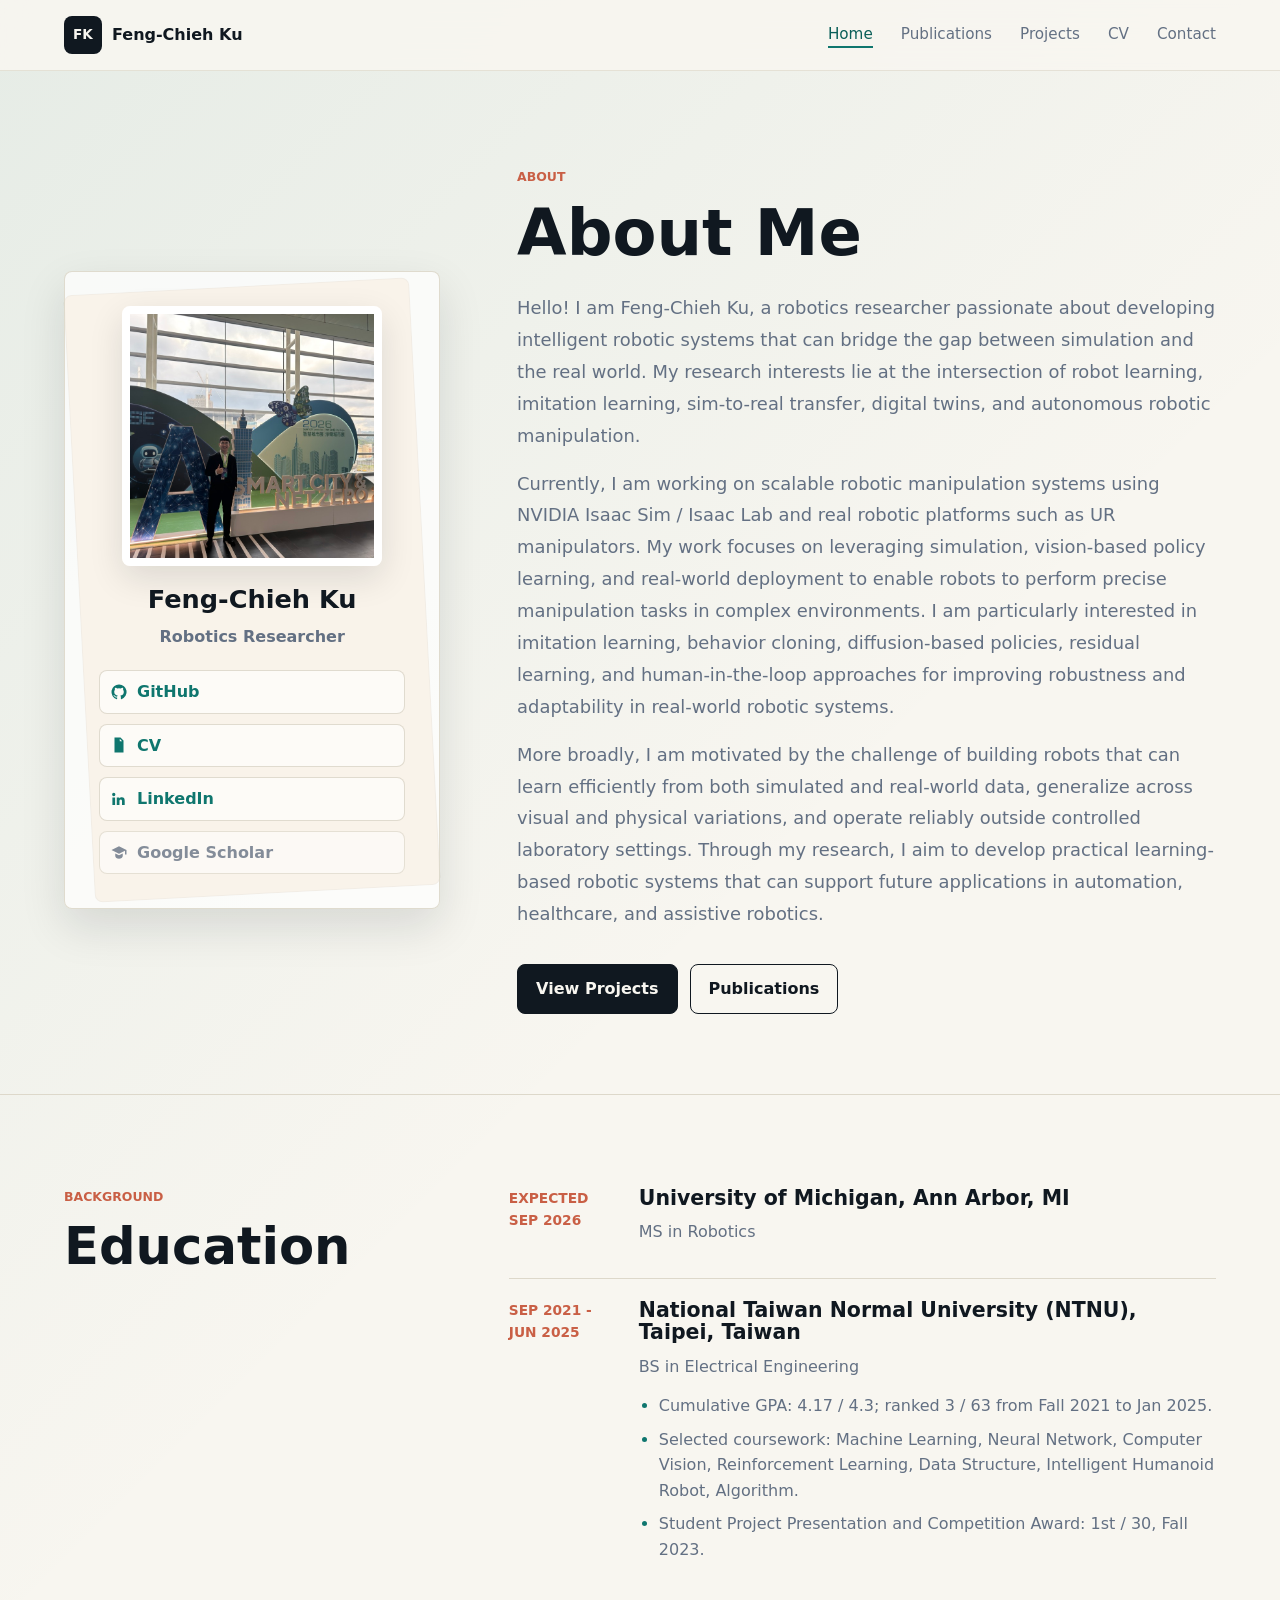
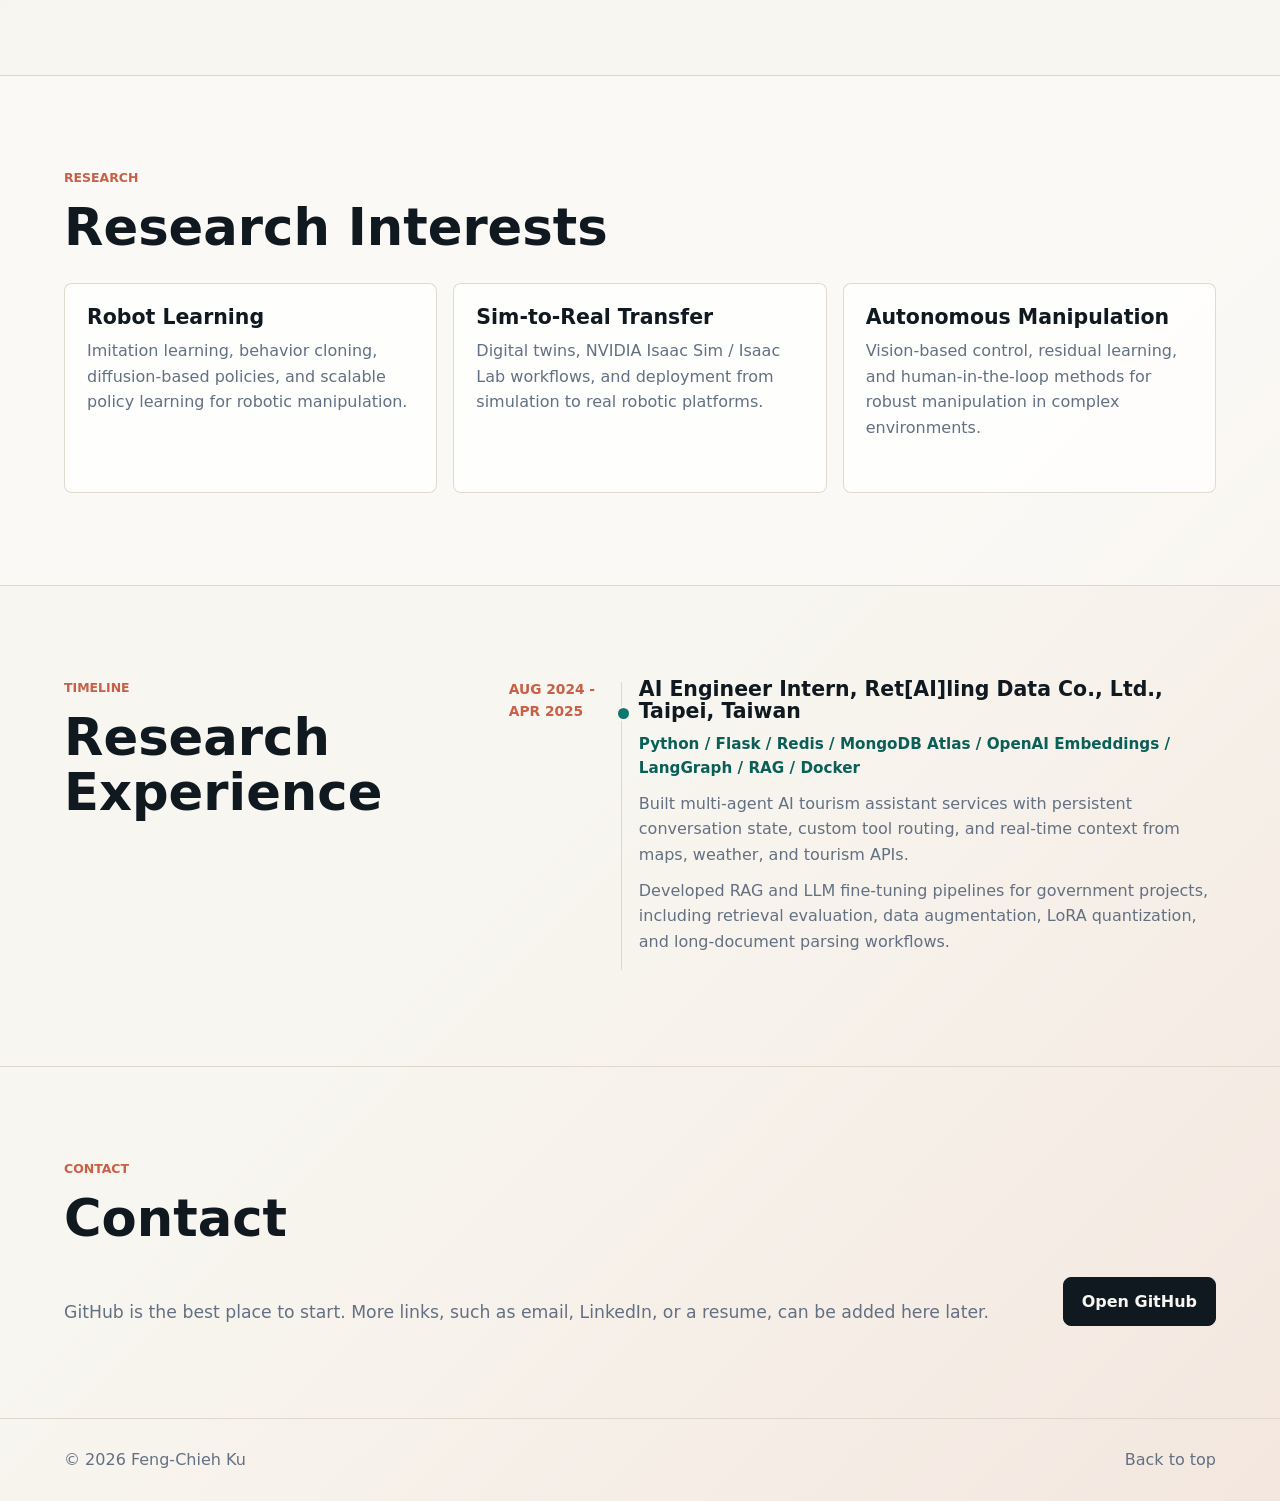
<file: index.html>
<!doctype html>
<html lang="en">
  <head>
    <meta charset="utf-8">
    <meta name="viewport" content="width=device-width, initial-scale=1">
    <meta name="description" content="Feng-Chieh Ku's robotics research profile, projects, publications, and CV.">
    <meta property="og:title" content="Feng-Chieh Ku">
    <meta property="og:description" content="Robotics research profile, projects, publications, and contact links.">
    <meta property="og:type" content="website">
    <meta name="theme-color" content="#101820">
    <title>Feng-Chieh Ku | Home</title>
    <link rel="preconnect" href="https://github.com">
    <link rel="stylesheet" href="styles.css">
  </head>
  <body>
    <header class="site-header">
      <a class="brand" href="index.html" aria-label="Feng-Chieh Ku home">
        <span class="brand-mark">FK</span>
        <span>Feng-Chieh Ku</span>
      </a>
      <nav class="nav" aria-label="Main navigation">
        <a class="active" href="index.html" aria-current="page">Home</a>
        <a href="publications.html">Publications</a>
        <a href="projects.html">Projects</a>
        <a href="Feng_Chieh_Ku_CV.pdf" target="_blank" rel="noreferrer">CV</a>
        <a href="#contact">Contact</a>
      </nav>
    </header>

    <main id="top">
      <section id="about" class="profile-hero" aria-labelledby="about-title">
        <div class="profile-card">
          <img src="assets/profile.jpg" alt="Feng-Chieh Ku">
          <h1>Feng-Chieh Ku</h1>
          <p>Robotics Researcher</p>
          <div class="profile-links" aria-label="Profile links">
            <a href="https://github.com/KuNN0911" target="_blank" rel="noreferrer">
              <svg class="link-icon" viewBox="0 0 24 24" aria-hidden="true">
                <path d="M12 2a10 10 0 0 0-3.2 19.5c.5.1.7-.2.7-.5v-1.8c-2.9.6-3.5-1.2-3.5-1.2-.5-1.1-1.1-1.4-1.1-1.4-.9-.6.1-.6.1-.6 1 0 1.6 1.1 1.6 1.1.9 1.6 2.4 1.1 3 .9.1-.7.4-1.1.7-1.4-2.3-.3-4.7-1.2-4.7-5A3.9 3.9 0 0 1 6.6 9c-.1-.3-.4-1.3.1-2.7 0 0 .9-.3 2.8 1a9.5 9.5 0 0 1 5 0c1.9-1.3 2.8-1 2.8-1 .5 1.4.2 2.4.1 2.7a3.9 3.9 0 0 1 1 2.7c0 3.9-2.4 4.7-4.7 5 .4.3.8 1 .8 2v2.3c0 .3.2.6.8.5A10 10 0 0 0 12 2Z"></path>
              </svg>
              <span>GitHub</span>
            </a>
            <a href="Feng_Chieh_Ku_CV.pdf" target="_blank" rel="noreferrer">
              <svg class="link-icon" viewBox="0 0 24 24" aria-hidden="true">
                <path d="M6 2h8l4 4v16H6V2Zm7 1.8V7h3.2L13 3.8ZM8 11h8v1.7H8V11Zm0 4h8v1.7H8V15Z"></path>
              </svg>
              <span>CV</span>
            </a>
            <a href="https://www.linkedin.com/in/feng-chieh-ku/" target="_blank" rel="noreferrer">
              <svg class="link-icon" viewBox="0 0 24 24" aria-hidden="true">
                <path d="M5 3.8A2.2 2.2 0 1 1 5 8.2a2.2 2.2 0 0 1 0-4.4ZM3.2 10h3.6v10H3.2V10Zm5.8 0h3.4v1.4c.5-.8 1.5-1.7 3.2-1.7 3.4 0 4 2.2 4 5.1V20H16v-4.6c0-1.1 0-2.6-1.6-2.6s-1.8 1.2-1.8 2.5V20H9V10Z"></path>
              </svg>
              <span>LinkedIn</span>
            </a>
            <span class="reserved-link" aria-label="Google Scholar profile reserved">
              <svg class="link-icon" viewBox="0 0 24 24" aria-hidden="true">
                <path d="M12 3 2 8l10 5 8-4v5h2V8L12 3Zm-5 9.6V16c0 2 2.2 3.5 5 3.5s5-1.5 5-3.5v-3.4l-5 2.5-5-2.5Z"></path>
              </svg>
              <span>Google Scholar</span>
            </span>
          </div>
        </div>
        <div class="hero-copy about-copy">
          <p class="eyebrow">About</p>
          <h2 id="about-title">About Me</h2>
          <div class="about-text">
            <p>
              Hello! I am Feng-Chieh Ku, a robotics researcher passionate about developing intelligent robotic systems that can bridge the gap between simulation and the real world. My research interests lie at the intersection of robot learning, imitation learning, sim-to-real transfer, digital twins, and autonomous robotic manipulation.
            </p>
            <p>
              Currently, I am working on scalable robotic manipulation systems using NVIDIA Isaac Sim / Isaac Lab and real robotic platforms such as UR manipulators. My work focuses on leveraging simulation, vision-based policy learning, and real-world deployment to enable robots to perform precise manipulation tasks in complex environments. I am particularly interested in imitation learning, behavior cloning, diffusion-based policies, residual learning, and human-in-the-loop approaches for improving robustness and adaptability in real-world robotic systems.
            </p>
            <p>
              More broadly, I am motivated by the challenge of building robots that can learn efficiently from both simulated and real-world data, generalize across visual and physical variations, and operate reliably outside controlled laboratory settings. Through my research, I aim to develop practical learning-based robotic systems that can support future applications in automation, healthcare, and assistive robotics.
            </p>
          </div>
          <div class="hero-actions" aria-label="Quick links">
            <a class="button primary" href="projects.html">View Projects</a>
            <a class="button secondary" href="publications.html">Publications</a>
          </div>
        </div>
      </section>

      <section id="education" class="section split-section">
        <div class="section-heading">
          <p class="eyebrow">Background</p>
          <h2>Education</h2>
        </div>
        <div class="list-panel">
          <article class="resume-item">
            <span class="resume-date">Expected Sep 2026</span>
            <div>
              <h3>University of Michigan, Ann Arbor, MI</h3>
              <p>MS in Robotics</p>
            </div>
          </article>
          <article class="resume-item">
            <span class="resume-date">Sep 2021 - Jun 2025</span>
            <div>
              <h3>National Taiwan Normal University (NTNU), Taipei, Taiwan</h3>
              <p>BS in Electrical Engineering</p>
              <ul class="education-details">
                <li>Cumulative GPA: 4.17 / 4.3; ranked 3 / 63 from Fall 2021 to Jan 2025.</li>
                <li>Selected coursework: Machine Learning, Neural Network, Computer Vision, Reinforcement Learning, Data Structure, Intelligent Humanoid Robot, Algorithm.</li>
                <li>Student Project Presentation and Competition Award: 1st / 30, Fall 2023.</li>
              </ul>
            </div>
          </article>
        </div>
      </section>

      <section id="interests" class="section interests-section">
        <div class="section-heading">
          <p class="eyebrow">Research</p>
          <h2>Research Interests</h2>
        </div>
        <div class="interest-grid">
          <article>
            <h3>Robot Learning</h3>
            <p>Imitation learning, behavior cloning, diffusion-based policies, and scalable policy learning for robotic manipulation.</p>
          </article>
          <article>
            <h3>Sim-to-Real Transfer</h3>
            <p>Digital twins, NVIDIA Isaac Sim / Isaac Lab workflows, and deployment from simulation to real robotic platforms.</p>
          </article>
          <article>
            <h3>Autonomous Manipulation</h3>
            <p>Vision-based control, residual learning, and human-in-the-loop methods for robust manipulation in complex environments.</p>
          </article>
        </div>
      </section>

      <section id="research-experience" class="section split-section">
        <div class="section-heading">
          <p class="eyebrow">Timeline</p>
          <h2>Research Experience</h2>
        </div>
        <div class="timeline">
          <article class="timeline-item">
            <span class="timeline-date">Aug 2024 - Apr 2025</span>
            <div>
              <h3>AI Engineer Intern, Ret[AI]ling Data Co., Ltd., Taipei, Taiwan</h3>
              <p class="tech-stack">Python / Flask / Redis / MongoDB Atlas / OpenAI Embeddings / LangGraph / RAG / Docker</p>
              <p>Built multi-agent AI tourism assistant services with persistent conversation state, custom tool routing, and real-time context from maps, weather, and tourism APIs.</p>
              <p>Developed RAG and LLM fine-tuning pipelines for government projects, including retrieval evaluation, data augmentation, LoRA quantization, and long-document parsing workflows.</p>
            </div>
          </article>
        </div>
      </section>

      <section id="contact" class="section contact-section">
        <div class="section-heading">
          <p class="eyebrow">Contact</p>
          <h2>Contact</h2>
        </div>
        <p>
          GitHub is the best place to start. More links, such as email, LinkedIn, or a resume, can be added here later.
        </p>
        <a class="button primary" href="https://github.com/KuNN0911" target="_blank" rel="noreferrer">Open GitHub</a>
      </section>
    </main>

    <footer class="site-footer">
      <span>© <span id="year"></span> Feng-Chieh Ku</span>
      <a href="#top">Back to top</a>
    </footer>

    <script src="script.js"></script>
  </body>
</html>
</file>
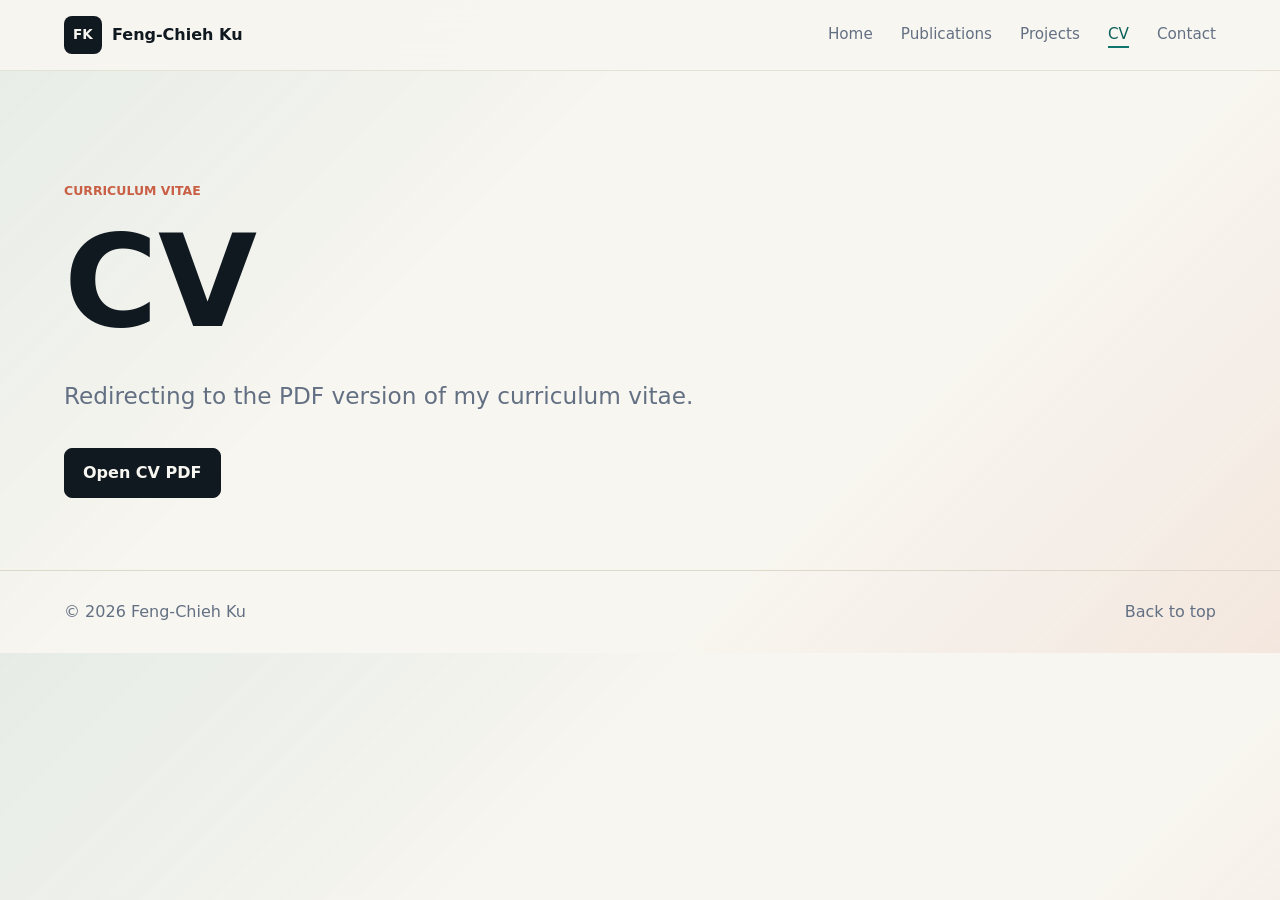
<file: cv.html>
<!doctype html>
<html lang="en">
  <head>
    <meta charset="utf-8">
    <meta name="viewport" content="width=device-width, initial-scale=1">
    <meta name="description" content="Curriculum vitae for Feng-Chieh Ku.">
    <meta property="og:title" content="Feng-Chieh Ku | CV">
    <meta property="og:description" content="Curriculum vitae PDF for Feng-Chieh Ku.">
    <meta property="og:type" content="website">
    <meta name="theme-color" content="#101820">
    <meta http-equiv="refresh" content="0; url=Feng_Chieh_Ku_CV.pdf">
    <title>Feng-Chieh Ku | CV</title>
    <link rel="stylesheet" href="styles.css">
  </head>
  <body>
    <header class="site-header">
      <a class="brand" href="index.html" aria-label="Feng-Chieh Ku home">
        <span class="brand-mark">FK</span>
        <span>Feng-Chieh Ku</span>
      </a>
      <nav class="nav" aria-label="Main navigation">
        <a href="index.html">Home</a>
        <a href="publications.html">Publications</a>
        <a href="projects.html">Projects</a>
        <a class="active" href="Feng_Chieh_Ku_CV.pdf" target="_blank" rel="noreferrer" aria-current="page">CV</a>
        <a href="index.html#contact">Contact</a>
      </nav>
    </header>

    <main id="top">
      <section class="page-hero">
        <p class="eyebrow">Curriculum vitae</p>
        <h1>CV</h1>
        <p class="intro">
          Redirecting to the PDF version of my curriculum vitae.
        </p>
        <div class="hero-actions" aria-label="CV download">
          <a class="button primary" href="Feng_Chieh_Ku_CV.pdf" target="_blank" rel="noreferrer">Open CV PDF</a>
        </div>
      </section>
    </main>

    <footer class="site-footer">
      <span>© <span id="year"></span> Feng-Chieh Ku</span>
      <a href="#top">Back to top</a>
    </footer>

    <script src="script.js"></script>
  </body>
</html>
</file>
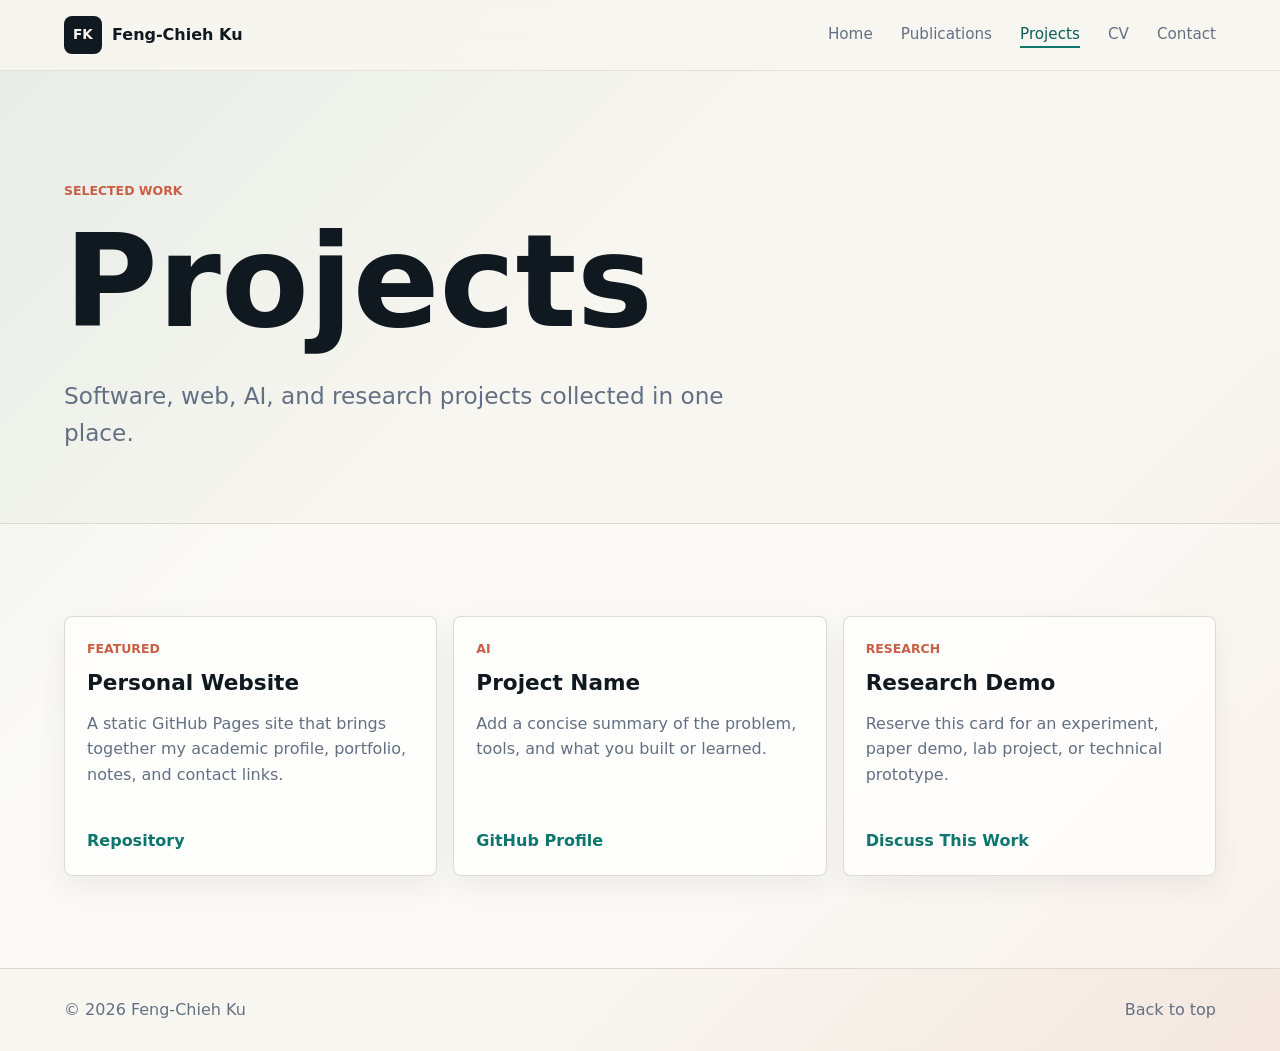
<file: projects.html>
<!doctype html>
<html lang="en">
  <head>
    <meta charset="utf-8">
    <meta name="viewport" content="width=device-width, initial-scale=1">
    <meta name="description" content="Projects by Feng-Chieh Ku.">
    <meta property="og:title" content="Feng-Chieh Ku | Projects">
    <meta property="og:description" content="Selected software, web, and AI projects.">
    <meta property="og:type" content="website">
    <meta name="theme-color" content="#101820">
    <title>Feng-Chieh Ku | Projects</title>
    <link rel="stylesheet" href="styles.css">
  </head>
  <body>
    <header class="site-header">
      <a class="brand" href="index.html" aria-label="Feng-Chieh Ku home">
        <span class="brand-mark">FK</span>
        <span>Feng-Chieh Ku</span>
      </a>
      <nav class="nav" aria-label="Main navigation">
        <a href="index.html">Home</a>
        <a href="publications.html">Publications</a>
        <a class="active" href="projects.html" aria-current="page">Projects</a>
        <a href="Feng_Chieh_Ku_CV.pdf" target="_blank" rel="noreferrer">CV</a>
        <a href="index.html#contact">Contact</a>
      </nav>
    </header>

    <main id="top">
      <section class="page-hero">
        <p class="eyebrow">Selected work</p>
        <h1>Projects</h1>
        <p class="intro">
          Software, web, AI, and research projects collected in one place.
        </p>
      </section>

      <section class="section projects-section">
        <div class="project-grid">
          <article class="project-card">
            <p class="project-kicker">Featured</p>
            <h2>Personal Website</h2>
            <p>A static GitHub Pages site that brings together my academic profile, portfolio, notes, and contact links.</p>
            <a href="https://github.com/KuNN0911/KuNN0911.github.io" target="_blank" rel="noreferrer">Repository</a>
          </article>
          <article class="project-card">
            <p class="project-kicker">AI</p>
            <h2>Project Name</h2>
            <p>Add a concise summary of the problem, tools, and what you built or learned.</p>
            <a href="https://github.com/KuNN0911" target="_blank" rel="noreferrer">GitHub Profile</a>
          </article>
          <article class="project-card">
            <p class="project-kicker">Research</p>
            <h2>Research Demo</h2>
            <p>Reserve this card for an experiment, paper demo, lab project, or technical prototype.</p>
            <a href="index.html#contact">Discuss This Work</a>
          </article>
        </div>
      </section>
    </main>

    <footer class="site-footer">
      <span>© <span id="year"></span> Feng-Chieh Ku</span>
      <a href="#top">Back to top</a>
    </footer>

    <script src="script.js"></script>
  </body>
</html>
</file>
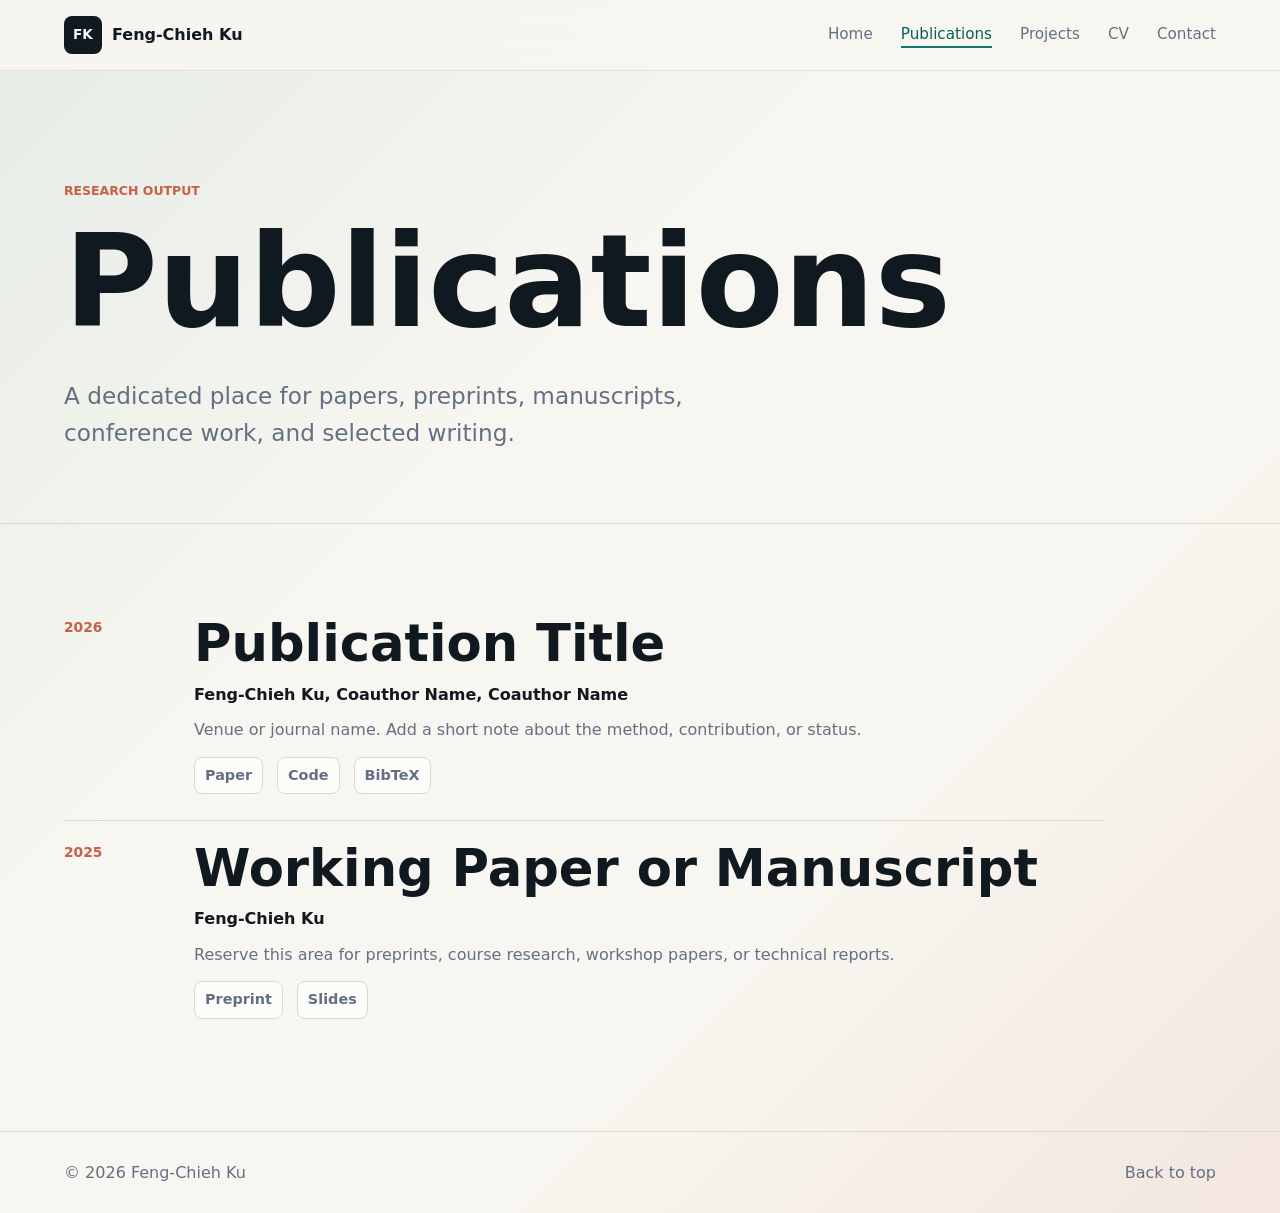
<file: publications.html>
<!doctype html>
<html lang="en">
  <head>
    <meta charset="utf-8">
    <meta name="viewport" content="width=device-width, initial-scale=1">
    <meta name="description" content="Publications by Feng-Chieh Ku.">
    <meta property="og:title" content="Feng-Chieh Ku | Publications">
    <meta property="og:description" content="Research papers, manuscripts, and publication records.">
    <meta property="og:type" content="website">
    <meta name="theme-color" content="#101820">
    <title>Feng-Chieh Ku | Publications</title>
    <link rel="stylesheet" href="styles.css">
  </head>
  <body>
    <header class="site-header">
      <a class="brand" href="index.html" aria-label="Feng-Chieh Ku home">
        <span class="brand-mark">FK</span>
        <span>Feng-Chieh Ku</span>
      </a>
      <nav class="nav" aria-label="Main navigation">
        <a href="index.html">Home</a>
        <a class="active" href="publications.html" aria-current="page">Publications</a>
        <a href="projects.html">Projects</a>
        <a href="Feng_Chieh_Ku_CV.pdf" target="_blank" rel="noreferrer">CV</a>
        <a href="index.html#contact">Contact</a>
      </nav>
    </header>

    <main id="top">
      <section class="page-hero">
        <p class="eyebrow">Research output</p>
        <h1>Publications</h1>
        <p class="intro">
          A dedicated place for papers, preprints, manuscripts, conference work, and selected writing.
        </p>
      </section>

      <section class="section publication-list" aria-label="Publication list">
        <article class="publication-item">
          <span class="publication-year">2026</span>
          <div>
            <h2>Publication Title</h2>
            <p class="authors">Feng-Chieh Ku, Coauthor Name, Coauthor Name</p>
            <p>Venue or journal name. Add a short note about the method, contribution, or status.</p>
            <div class="inline-links">
              <span class="resource-pill">Paper</span>
              <span class="resource-pill">Code</span>
              <span class="resource-pill">BibTeX</span>
            </div>
          </div>
        </article>

        <article class="publication-item">
          <span class="publication-year">2025</span>
          <div>
            <h2>Working Paper or Manuscript</h2>
            <p class="authors">Feng-Chieh Ku</p>
            <p>Reserve this area for preprints, course research, workshop papers, or technical reports.</p>
            <div class="inline-links">
              <span class="resource-pill">Preprint</span>
              <span class="resource-pill">Slides</span>
            </div>
          </div>
        </article>
      </section>
    </main>

    <footer class="site-footer">
      <span>© <span id="year"></span> Feng-Chieh Ku</span>
      <a href="#top">Back to top</a>
    </footer>

    <script src="script.js"></script>
  </body>
</html>
</file>
<file: styles.css>
:root {
  color-scheme: light;
  --ink: #101820;
  --muted: #637083;
  --paper: #f8f6f0;
  --surface: #ffffff;
  --line: #ddd8ca;
  --accent: #0f766e;
  --accent-strong: #0b5f59;
  --coral: #c95f45;
  --shadow: 0 18px 45px rgba(16, 24, 32, 0.12);
}

* {
  box-sizing: border-box;
}

html {
  scroll-behavior: smooth;
}

body {
  margin: 0;
  min-width: 320px;
  background:
    linear-gradient(135deg, rgba(15, 118, 110, 0.08), transparent 38%),
    linear-gradient(315deg, rgba(201, 95, 69, 0.1), transparent 32%),
    var(--paper);
  color: var(--ink);
  font-family: Inter, ui-sans-serif, system-ui, -apple-system, BlinkMacSystemFont, "Segoe UI", sans-serif;
  line-height: 1.6;
}

a {
  color: inherit;
}

.site-header {
  position: sticky;
  top: 0;
  z-index: 10;
  display: flex;
  align-items: center;
  justify-content: space-between;
  gap: 24px;
  padding: 16px clamp(20px, 5vw, 72px);
  background: rgba(248, 246, 240, 0.86);
  border-bottom: 1px solid rgba(221, 216, 202, 0.7);
  backdrop-filter: blur(16px);
}

.brand,
.nav,
.hero-actions,
.site-footer {
  display: flex;
  align-items: center;
}

.brand {
  gap: 10px;
  font-weight: 800;
  text-decoration: none;
}

.brand-mark {
  display: inline-grid;
  width: 38px;
  height: 38px;
  place-items: center;
  border-radius: 8px;
  background: var(--ink);
  color: var(--paper);
  font-size: 0.85rem;
}

.nav {
  flex-wrap: wrap;
  gap: clamp(12px, 3vw, 28px);
  color: var(--muted);
  font-size: 0.95rem;
}

.nav a {
  border-bottom: 2px solid transparent;
  text-decoration: none;
}

.nav a:hover,
.nav a.active,
.site-footer a:hover,
.project-card a:hover,
.inline-links a:hover,
.profile-links a:hover {
  color: var(--accent-strong);
}

.nav a.active {
  border-color: var(--accent);
}

.profile-hero {
  display: grid;
  grid-template-columns: minmax(260px, 0.7fr) minmax(320px, 1.3fr);
  align-items: center;
  gap: clamp(28px, 6vw, 82px);
  min-height: calc(92vh - 72px);
  padding: clamp(44px, 8vw, 96px) clamp(20px, 5vw, 72px) clamp(40px, 7vw, 80px);
}

.profile-card {
  position: relative;
  display: grid;
  justify-items: center;
  width: min(100%, 420px);
  padding: clamp(22px, 4vw, 34px);
  background: rgba(255, 255, 255, 0.7);
  border: 1px solid rgba(221, 216, 202, 0.92);
  border-radius: 8px;
  box-shadow: var(--shadow);
  justify-self: center;
  text-align: center;
}

.profile-card::before {
  position: absolute;
  inset: 14px;
  z-index: -1;
  content: "";
  background: #ead6b8;
  border: 1px solid rgba(16, 24, 32, 0.1);
  border-radius: 8px;
  transform: rotate(-3deg);
}

.profile-card img {
  width: min(74vw, 260px);
  aspect-ratio: 1;
  object-fit: cover;
  border: 8px solid var(--surface);
  border-radius: 8px;
  box-shadow: 0 12px 34px rgba(16, 24, 32, 0.12);
}

.profile-card h1 {
  width: 100%;
  max-width: none;
  margin: 18px 0 0;
  font-size: clamp(1.35rem, 2vw, 1.75rem);
  line-height: 1.18;
}

.profile-card p {
  margin: 10px 0 0;
  color: var(--muted);
  font-weight: 700;
}

.profile-links {
  display: grid;
  width: 100%;
  gap: 10px;
  margin-top: 20px;
}

.profile-links a,
.reserved-link {
  display: flex;
  align-items: center;
  justify-content: flex-start;
  gap: 9px;
  min-height: 38px;
  padding: 8px 10px;
  color: var(--accent);
  background: rgba(255, 255, 255, 0.62);
  border: 1px solid rgba(221, 216, 202, 0.9);
  border-radius: 8px;
  font-weight: 800;
  text-decoration: none;
}

.reserved-link {
  color: var(--muted);
  opacity: 0.78;
}

.link-icon {
  width: 18px;
  height: 18px;
  flex: 0 0 auto;
  fill: currentColor;
}

.inline-links a {
  color: var(--accent);
  font-weight: 800;
  text-decoration: none;
}

.hero-copy {
  max-width: 720px;
}

.hero-copy h2 {
  max-width: 12ch;
  font-size: clamp(3.2rem, 7vw, 6.5rem);
}

.about-copy h2 {
  max-width: none;
  font-size: clamp(2.4rem, 5vw, 4.4rem);
}

.about-text {
  display: grid;
  gap: 16px;
  max-width: 840px;
  margin-top: 24px;
}

.about-text p {
  margin: 0;
  color: var(--muted);
  font-size: clamp(1rem, 1.4vw, 1.14rem);
  line-height: 1.78;
}

.eyebrow,
.project-kicker {
  margin: 0 0 12px;
  color: var(--coral);
  font-size: 0.78rem;
  font-weight: 800;
  letter-spacing: 0;
  text-transform: uppercase;
}

h1,
h2,
h3,
p {
  overflow-wrap: anywhere;
}

h1,
h2,
h3 {
  margin: 0;
  line-height: 1.08;
}

h1 {
  max-width: 10ch;
  font-size: clamp(4.6rem, 10vw, 8.9rem);
}

h2 {
  font-size: clamp(2rem, 4vw, 3.6rem);
}

h3 {
  font-size: 1.28rem;
}

.intro {
  max-width: 720px;
  margin: 26px 0 0;
  color: var(--muted);
  font-size: clamp(1.1rem, 2vw, 1.45rem);
}

.hero-actions {
  flex-wrap: wrap;
  gap: 12px;
  margin-top: 34px;
}

.button {
  display: inline-flex;
  align-items: center;
  justify-content: center;
  min-height: 46px;
  padding: 11px 18px;
  border: 1px solid var(--ink);
  border-radius: 8px;
  font-weight: 800;
  text-decoration: none;
}

.button.primary {
  background: var(--ink);
  color: var(--paper);
}

.button.secondary {
  background: transparent;
}

.button:hover {
  transform: translateY(-1px);
}

.section {
  padding: clamp(52px, 8vw, 92px) clamp(20px, 5vw, 72px);
  border-top: 1px solid var(--line);
}

.page-hero {
  padding: clamp(56px, 9vw, 110px) clamp(20px, 5vw, 72px) clamp(36px, 6vw, 72px);
}

.page-hero h1 {
  max-width: 12ch;
}

.section-heading {
  margin-bottom: 28px;
}

.about-grid {
  display: grid;
  grid-template-columns: minmax(0, 1.3fr) minmax(260px, 0.7fr);
  gap: clamp(24px, 5vw, 60px);
  max-width: 1120px;
}

.about-grid > p,
.contact-section > p {
  margin: 0;
  color: var(--muted);
  font-size: 1.08rem;
}

.facts {
  display: grid;
  gap: 10px;
  margin: 0;
  padding: 0;
  list-style: none;
}

.facts li,
.project-card {
  background: rgba(255, 255, 255, 0.72);
  border: 1px solid rgba(221, 216, 202, 0.9);
  border-radius: 8px;
}

.facts li {
  display: flex;
  align-items: center;
  justify-content: space-between;
  gap: 18px;
  padding: 14px 16px;
}

.facts span {
  color: var(--muted);
}

.facts strong {
  text-align: right;
}

.split-section {
  display: grid;
  grid-template-columns: minmax(220px, 0.35fr) minmax(0, 0.65fr);
  gap: clamp(24px, 5vw, 64px);
}

.split-section .section-heading {
  margin-bottom: 0;
}

.list-panel {
  display: grid;
  gap: 14px;
}

.resume-item,
.timeline-item,
.publication-item {
  display: grid;
  grid-template-columns: 112px minmax(0, 1fr);
  gap: 18px;
  padding: 20px 0;
  border-top: 1px solid var(--line);
}

.resume-item:first-child,
.timeline-item:first-child,
.publication-item:first-child {
  border-top: 0;
  padding-top: 0;
}

.resume-date,
.timeline-date,
.publication-year {
  color: var(--coral);
  font-size: 0.86rem;
  font-weight: 900;
  text-transform: uppercase;
}

.resume-item p,
.timeline-item p,
.publication-item p,
.interest-grid p {
  margin: 10px 0 0;
  color: var(--muted);
}

.tech-stack {
  color: var(--accent-strong) !important;
  font-size: 0.95rem;
  font-weight: 800;
}

.education-details {
  display: grid;
  gap: 8px;
  margin: 14px 0 0;
  padding-left: 20px;
  color: var(--muted);
}

.education-details li::marker {
  color: var(--accent);
}

.interests-section {
  background: rgba(255, 255, 255, 0.35);
}

.interest-grid {
  display: grid;
  grid-template-columns: repeat(3, minmax(0, 1fr));
  gap: 16px;
}

.interest-grid article {
  min-height: 210px;
  padding: 22px;
  background: rgba(255, 255, 255, 0.72);
  border: 1px solid rgba(221, 216, 202, 0.9);
  border-radius: 8px;
}

.timeline {
  position: relative;
}

.timeline::before {
  position: absolute;
  top: 4px;
  bottom: 4px;
  left: 112px;
  width: 1px;
  content: "";
  background: var(--line);
}

.timeline-item {
  position: relative;
  border-top: 0;
}

.timeline-item::before {
  position: absolute;
  top: 28px;
  left: 107px;
  width: 11px;
  height: 11px;
  content: "";
  background: var(--accent);
  border: 2px solid var(--paper);
  border-radius: 50%;
}

.projects-section {
  background: rgba(255, 255, 255, 0.35);
}

.project-grid {
  display: grid;
  grid-template-columns: repeat(3, minmax(0, 1fr));
  gap: 16px;
}

.project-card {
  display: flex;
  min-height: 260px;
  flex-direction: column;
  padding: 22px;
  box-shadow: 0 10px 28px rgba(16, 24, 32, 0.06);
}

.project-card h2 {
  font-size: 1.35rem;
}

.project-card p:not(.project-kicker) {
  margin: 16px 0 26px;
  color: var(--muted);
}

.project-card a {
  margin-top: auto;
  color: var(--accent);
  font-weight: 800;
  text-decoration: none;
}

.publication-list {
  display: grid;
  gap: 6px;
}

.publication-item {
  max-width: 1040px;
}

.authors {
  color: var(--ink) !important;
  font-weight: 800;
}

.inline-links {
  display: flex;
  flex-wrap: wrap;
  gap: 14px;
  margin-top: 14px;
}

.resource-pill {
  display: inline-flex;
  align-items: center;
  min-height: 34px;
  padding: 6px 10px;
  color: var(--muted);
  background: rgba(255, 255, 255, 0.68);
  border: 1px solid var(--line);
  border-radius: 8px;
  font-size: 0.9rem;
  font-weight: 800;
}

.contact-section {
  display: grid;
  grid-template-columns: minmax(0, 1fr) auto;
  align-items: end;
  gap: 24px;
}

.contact-section .section-heading,
.contact-section p {
  grid-column: 1;
}

.contact-section .button {
  grid-column: 2;
  grid-row: 1 / span 2;
}

.site-footer {
  justify-content: space-between;
  gap: 20px;
  padding: 28px clamp(20px, 5vw, 72px);
  color: var(--muted);
  border-top: 1px solid var(--line);
}

.site-footer a {
  text-decoration: none;
}

@media (max-width: 800px) {
  .site-header {
    align-items: flex-start;
    flex-direction: column;
  }

  .profile-hero,
  .about-grid,
  .split-section,
  .contact-section {
    grid-template-columns: 1fr;
  }

  .profile-hero {
    min-height: auto;
  }

  .hero-copy h2 {
    font-size: clamp(2.6rem, 13vw, 4.6rem);
  }

  h1 {
    font-size: clamp(3.7rem, 18vw, 5.4rem);
  }

  .project-grid,
  .interest-grid {
    grid-template-columns: 1fr;
  }

  .resume-item,
  .timeline-item,
  .publication-item {
    grid-template-columns: 1fr;
    gap: 8px;
  }

  .timeline::before,
  .timeline-item::before {
    display: none;
  }

  .contact-section .button {
    grid-column: 1;
    grid-row: auto;
    justify-self: start;
  }
}

@media (max-width: 480px) {
  .nav {
    width: 100%;
    gap: 10px 16px;
    justify-content: flex-start;
  }

  .facts li {
    align-items: flex-start;
    flex-direction: column;
    gap: 4px;
  }

  .facts strong {
    text-align: left;
  }

  .site-footer {
    align-items: flex-start;
    flex-direction: column;
  }
}
</file>
